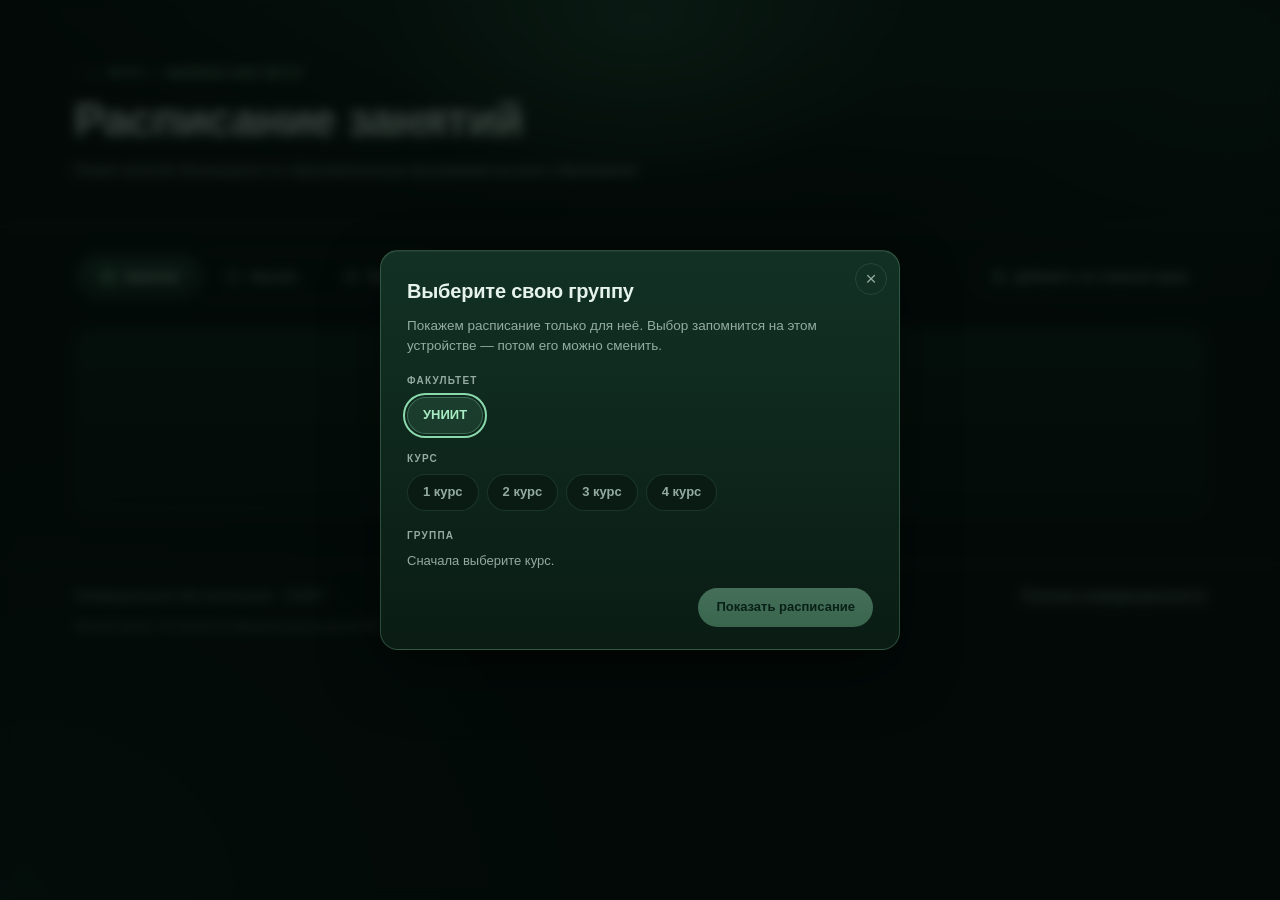
<file: index.html>
<!DOCTYPE html>
<html lang="ru">
<head>
  <meta charset="utf-8">
  <meta name="viewport" content="width=device-width, initial-scale=1">
  <meta name="description" content="Неофициальный сайт с расписанием занятий и звонков для групп 1–4 курсов УНИИТ.">
  <meta name="theme-color" content="#07110d">
  <title>Расписание занятий — ПГТУ</title>
  <link rel="stylesheet" href="css/styles.css">
  <link rel="manifest" href="manifest.json">
  <link rel="icon" type="image/png" sizes="32x32" href="icons/favicon-32.png">
  <link rel="apple-touch-icon" href="icons/apple-touch-icon-180.png">
  <meta name="apple-mobile-web-app-capable" content="yes">
  <meta name="apple-mobile-web-app-status-bar-style" content="black">
  <meta name="apple-mobile-web-app-title" content="Расписание">
</head>
<body>
  <header class="site-header">
    <div class="container site-header__inner">
      <p class="site-header__org" id="org">ПГТУ — филиал НИУ МГСУ</p>
      <h1 class="site-header__title" id="title">Расписание занятий</h1>
      <p class="site-header__subtitle" id="period"></p>
    </div>
  </header>

  <main class="container">
    <div class="toolbar">
      <nav class="tabs" aria-label="Разделы">
        <button class="tab is-active" type="button" data-view="schedule">
          <svg class="tab__icon" viewBox="0 0 24 24" aria-hidden="true" focusable="false">
            <rect x="3.4" y="4.9" width="17.2" height="15.3" rx="2.8" fill="none"
              stroke="currentColor" stroke-width="1.9" />
            <path d="M8 2.9v3.6M16 2.9v3.6" fill="none" stroke="currentColor"
              stroke-width="1.9" stroke-linecap="round" />
            <path d="M3.6 9.6h16.8" fill="none" stroke="currentColor"
              stroke-width="1.9" stroke-linecap="round" />
            <path d="M7.4 13.1h5.2M7.4 16.7h9.2" fill="none" stroke="currentColor"
              stroke-width="1.9" stroke-linecap="round" />
          </svg>
          <span>Занятия</span>
        </button>
        <button class="tab" type="button" data-view="bells">
          <svg class="tab__icon" viewBox="0 0 24 24" aria-hidden="true" focusable="false">
            <circle cx="12" cy="12" r="9" fill="none" stroke="currentColor" stroke-width="1.9" />
            <path d="M12 7.2V12l3.1 2.1" fill="none" stroke="currentColor"
              stroke-width="1.9" stroke-linecap="round" stroke-linejoin="round" />
          </svg>
          <span>Звонки</span>
        </button>
        <button class="tab" type="button" data-view="roulette">
          <svg class="tab__icon" viewBox="0 0 24 24" aria-hidden="true" focusable="false">
            <circle cx="12" cy="12" r="9" fill="none" stroke="currentColor" stroke-width="1.9" />
            <path d="M12 12V3.2M12 12l7.6 4.4M12 12l-7.6 4.4" fill="none" stroke="currentColor"
              stroke-width="1.9" stroke-linecap="round" />
            <circle cx="12" cy="12" r="1.5" fill="currentColor" />
          </svg>
          <span>Рулетка</span>
        </button>
      </nav>

      <button class="install-btn" type="button" id="install-btn" hidden>
        <svg class="install-btn__icon" viewBox="0 0 24 24" aria-hidden="true" focusable="false">
          <rect x="3.6" y="3.6" width="16.8" height="16.8" rx="5.2" fill="none"
            stroke="currentColor" stroke-width="1.9" />
          <path d="M12 8.4v7.2M8.4 12h7.2" fill="none" stroke="currentColor"
            stroke-width="1.9" stroke-linecap="round" />
        </svg>
        <span>Добавить на главный экран</span>
      </button>
    </div>

    <!-- Расписание занятий -->
    <section class="view is-active" id="view-schedule" aria-labelledby="schedule-heading">
      <h2 class="visually-hidden" id="schedule-heading">Расписание занятий</h2>

      <div class="schedule-empty" id="schedule-empty" hidden>
        <p class="schedule-empty__text">Выберите факультет, курс и группу — покажем только ваше расписание.</p>
        <button class="btn btn--primary" type="button" id="empty-choose">Выбрать группу</button>
      </div>

      <div class="controls" id="schedule-controls">
        <div class="control">
          <span class="control__label">Группа</span>
          <span class="group-chip" id="group-chip"></span>
          <button class="group-change" type="button" id="change-group">Сменить</button>
        </div>

        <div class="control">
          <span class="control__label">Неделя</span>
          <div class="segmented" id="week-switch" role="group" aria-label="Выбор недели">
            <button class="segmented__btn" type="button" data-week="even">Чётная</button>
            <button class="segmented__btn" type="button" data-week="odd">Нечётная</button>
          </div>
          <button class="auto-toggle" type="button" id="auto-week" aria-pressed="true"
            title="Определять неделю по текущей дате">Авто</button>
        </div>
      </div>

      <div class="table-wrap" id="schedule-wrap">
        <table class="schedule" id="schedule-table"></table>
      </div>

      <section class="ad-slot" id="ad-slot" aria-label="Рекламный блок" hidden>
        <span class="ad-slot__label">Реклама</span>
        <div class="ad-slot__body" id="ad-slot-body"></div>
      </section>
    </section>

    <!-- Звонки -->
    <section class="view" id="view-bells" aria-labelledby="bells-heading" hidden>
      <h2 class="section-title" id="bells-heading">Расписание звонков</h2>

      <div class="bells-layout">
        <div class="table-wrap table-wrap--narrow">
          <table class="bells" id="bells-table">
            <thead>
              <tr>
                <th scope="col">Пара / перерыв</th>
                <th scope="col">Начало</th>
                <th scope="col">Окончание</th>
              </tr>
            </thead>
            <tbody></tbody>
          </table>
        </div>

        <aside class="clock-card" aria-label="Текущее время по GMT+3">
          <p class="clock-card__label">Текущее время</p>

          <svg class="clock" viewBox="0 0 240 240" aria-hidden="true">
            <defs>
              <radialGradient id="clock-face" cx="50%" cy="40%" r="68%">
                <stop offset="0%" stop-color="#163c2c" />
                <stop offset="100%" stop-color="#081811" />
              </radialGradient>
            </defs>

            <circle cx="120" cy="120" r="112" fill="url(#clock-face)"
              stroke="#8ad9ac" stroke-opacity="0.28" stroke-width="1.5" />
            <circle cx="120" cy="120" r="103" fill="none"
              stroke="#8ad9ac" stroke-opacity="0.07" stroke-width="1" />

            <g id="clock-ticks"></g>

            <g fill="#a9c4b5" font-size="13" font-weight="600" text-anchor="middle">
              <text x="120" y="53" dominant-baseline="middle">12</text>
              <text x="187" y="120" dominant-baseline="middle">3</text>
              <text x="120" y="187" dominant-baseline="middle">6</text>
              <text x="53" y="120" dominant-baseline="middle">9</text>
            </g>

            <g stroke-linecap="round">
              <line id="clock-hour" x1="120" y1="130" x2="120" y2="73"
                stroke="#e2f5ea" stroke-width="6" />
              <line id="clock-minute" x1="120" y1="134" x2="120" y2="51"
                stroke="#b9e6cc" stroke-width="4" />
              <line id="clock-second" x1="120" y1="139" x2="120" y2="40"
                stroke="#8ad9ac" stroke-width="1.6" />
            </g>

            <circle cx="120" cy="120" r="5.5" fill="#8ad9ac" />
            <circle cx="120" cy="120" r="1.8" fill="#081811" />
          </svg>

          <div class="clock__digital">
            <span class="clock__time" id="clock-time">--:--:--</span>
            <span class="clock__zone">GMT+3</span>
          </div>
        </aside>
      </div>
    </section>

    <!-- Рулетка -->
    <section class="view" id="view-roulette" aria-labelledby="roulette-heading" hidden>
      <h2 class="section-title" id="roulette-heading">Рулетка</h2>

      <div class="roulette">
        <div class="roulette__stage">
          <svg class="roulette__wheel" viewBox="0 0 320 320" role="img"
            aria-label="Колесо фортуны: остаться дома — 5%, не идти на пару — 45%, идти на пару — 50%">
            <defs>
              <radialGradient id="wheel-hub-fill" cx="50%" cy="38%" r="72%">
                <stop offset="0%" stop-color="#1b4534" />
                <stop offset="100%" stop-color="#081811" />
              </radialGradient>
              <linearGradient id="wheel-needle-fill" x1="0" y1="0" x2="0" y2="1">
                <stop offset="0%" stop-color="#f2fff8" />
                <stop offset="100%" stop-color="#9fdcb9" />
              </linearGradient>
            </defs>

            <circle class="roulette__glow" cx="160" cy="160" r="153" />
            <g id="wheel-segments"></g>
            <circle class="roulette__rim" cx="160" cy="160" r="150" />
            <circle class="roulette__hub" cx="160" cy="160" r="34" />
            <g class="roulette__needle" id="wheel-needle">
              <path d="M160 17l12 33-6 5v101h-12V55l-6-5z" />
            </g>
            <circle class="roulette__needle-cap" cx="160" cy="160" r="10" />
          </svg>
        </div>

        <div class="roulette__panel">
          <p class="roulette__lead">
            Сомневаетесь, идти ли на пару? Просто доверьтесь колесу.
          </p>

          <button class="btn btn--primary roulette__spin" type="button" id="spin-wheel">
            Крутить
          </button>

          <p class="roulette__result" id="wheel-result" role="status" aria-live="polite">
            Нажмите «Крутить» — колесо решит за вас.
          </p>

          <ul class="roulette__legend">
            <li>
              <span class="roulette__dot" data-tone="home"></span>
              Остаться дома
              <strong>5%</strong>
            </li>
            <li>
              <span class="roulette__dot" data-tone="skip"></span>
              Не идти на пару
              <strong>45%</strong>
            </li>
            <li>
              <span class="roulette__dot" data-tone="go"></span>
              Идти на пару
              <strong>50%</strong>
            </li>
          </ul>
        </div>
      </div>
    </section>
  </main>

  <footer class="site-footer">
    <div class="container site-footer__inner">
      <span>Неофициальный сайт расписания · УНИИТ</span>
      <a href="privacy.html">Политика конфиденциальности</a>
      <p class="site-footer__note">
        Личный проект. Не является официальным ресурсом ПГТУ — филиала НИУ МГСУ.
      </p>
    </div>
  </footer>

  <!-- Подсказка «Добавить на главный экран» -->
  <div class="modal" id="install-modal" hidden>
    <div class="modal__backdrop" data-install-close></div>

    <div class="modal__card" role="dialog" aria-modal="true"
      aria-labelledby="install-title" aria-describedby="install-lead">
      <button class="modal__close" type="button" id="install-close" aria-label="Закрыть"
        data-install-close>×</button>

      <h2 class="modal__title" id="install-title">Добавить на главный экран</h2>
      <p class="modal__lead" id="install-lead">
        Сайт появится на главном экране телефона с иконкой и будет открываться сразу,
        без адресной строки — как обычное приложение.
      </p>

      <ol class="install-steps" id="install-steps"></ol>

      <div class="modal__actions">
        <button class="btn btn--primary" type="button" id="install-native" hidden>Установить</button>
        <button class="btn btn--ghost" type="button" data-install-close>Понятно</button>
      </div>
    </div>
  </div>

  <!-- Выбор факультета, курса и группы -->
  <div class="modal" id="setup-modal" hidden>
    <div class="modal__backdrop" data-setup-close></div>

    <div class="modal__card modal__card--wide" role="dialog" aria-modal="true"
      aria-labelledby="setup-title" aria-describedby="setup-lead">
      <button class="modal__close" type="button" aria-label="Закрыть" data-setup-close>×</button>

      <h2 class="modal__title" id="setup-title">Выберите свою группу</h2>
      <p class="modal__lead" id="setup-lead">
        Покажем расписание только для неё. Выбор запомнится на этом устройстве — потом его можно сменить.
      </p>

      <div class="setup__field">
        <span class="setup__label">Факультет</span>
        <div class="setup__options" id="setup-faculties" role="group" aria-label="Факультет"></div>
      </div>

      <div class="setup__field">
        <span class="setup__label">Курс</span>
        <div class="setup__options" id="setup-courses" role="group" aria-label="Курс"></div>
      </div>

      <div class="setup__field">
        <span class="setup__label">Группа</span>
        <div class="setup__options" id="setup-groups" role="group" aria-label="Группа"></div>
      </div>

      <div class="modal__actions">
        <button class="btn btn--primary" type="button" id="setup-apply" disabled>Показать расписание</button>
      </div>
    </div>
  </div>

  <script src="js/data.js"></script>
  <script src="js/app.js"></script>
  <script src="js/ads.js"></script>
</body>
</html>
</file>
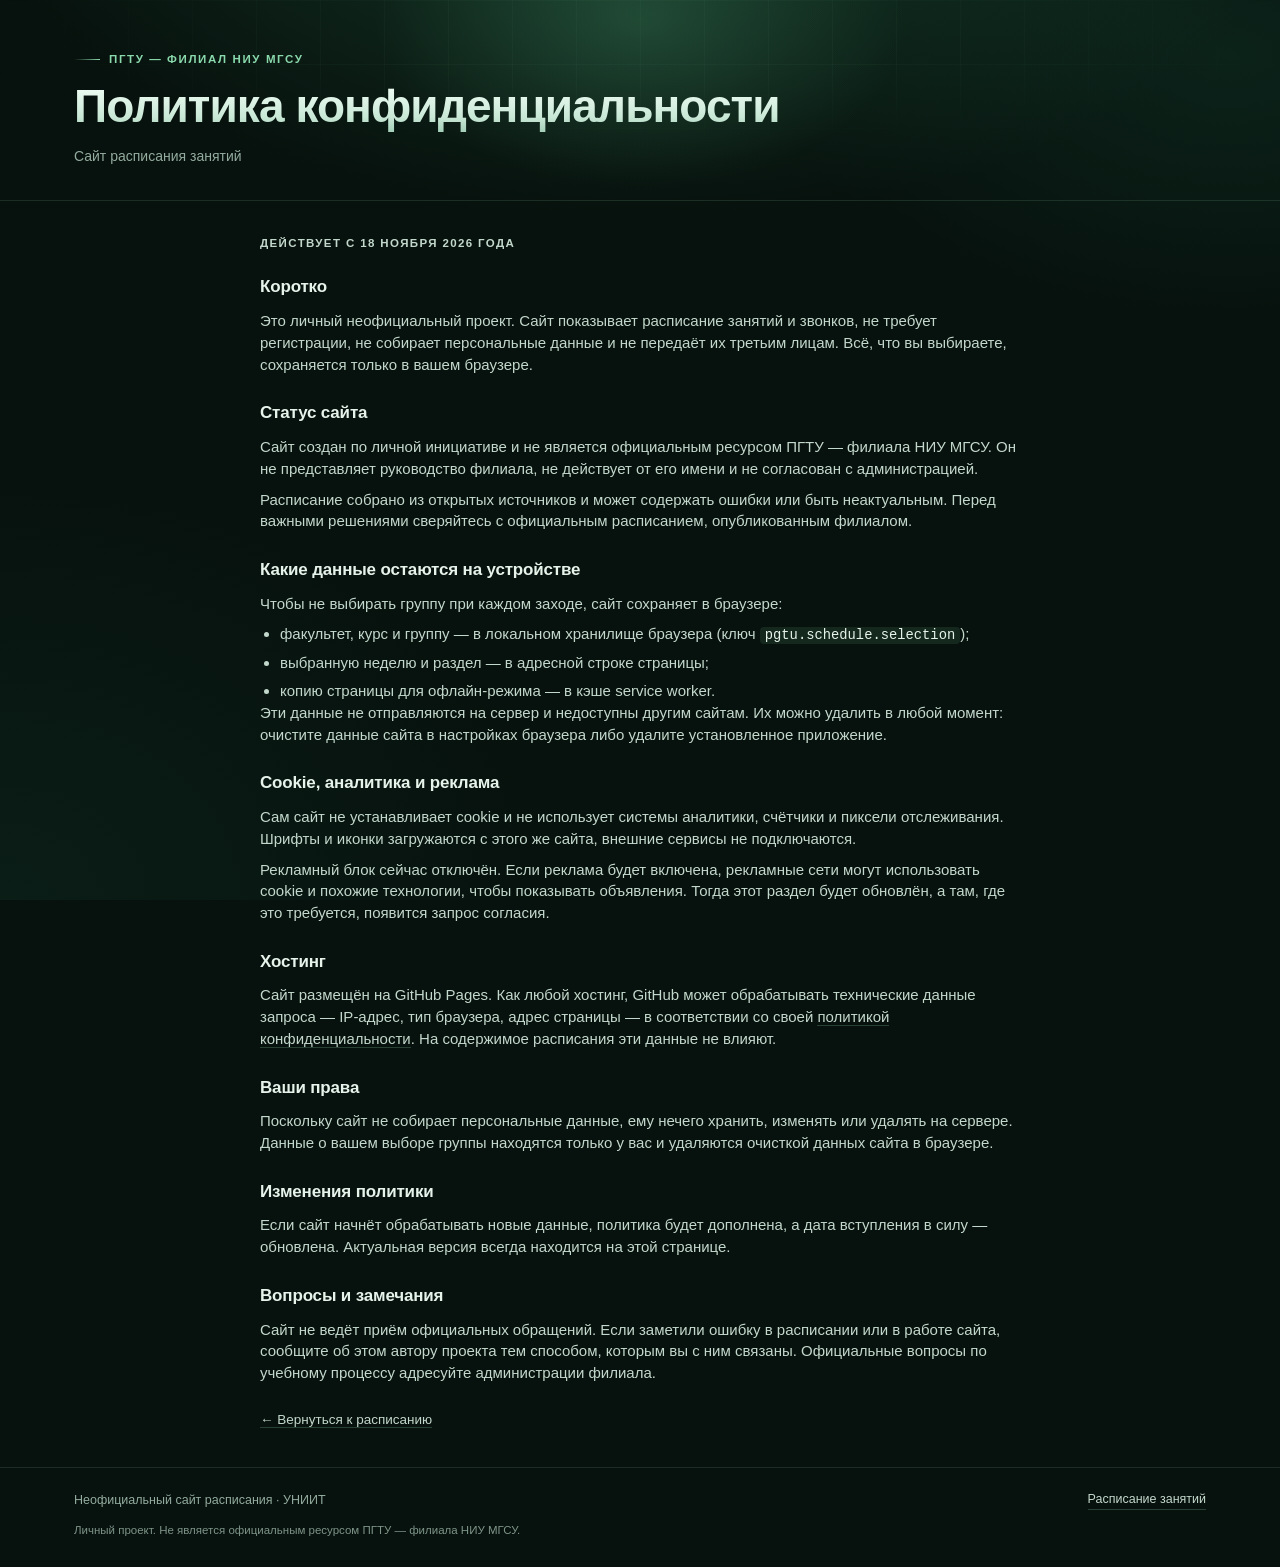
<file: privacy.html>
<!DOCTYPE html>
<html lang="ru">
<head>
  <meta charset="utf-8">
  <meta name="viewport" content="width=device-width, initial-scale=1">
  <meta name="description" content="Политика конфиденциальности неофициального сайта с расписанием занятий УНИИТ.">
  <meta name="theme-color" content="#07110d">
  <title>Политика конфиденциальности — ПГТУ</title>
  <link rel="stylesheet" href="css/styles.css">
  <link rel="manifest" href="manifest.json">
  <link rel="icon" type="image/png" sizes="32x32" href="icons/favicon-32.png">
  <link rel="apple-touch-icon" href="icons/apple-touch-icon-180.png">
  <meta name="apple-mobile-web-app-capable" content="yes">
  <meta name="apple-mobile-web-app-status-bar-style" content="black">
  <meta name="apple-mobile-web-app-title" content="Расписание">
</head>
<body>
  <header class="site-header site-header--compact">
    <div class="container site-header__inner">
      <p class="site-header__org">ПГТУ — филиал НИУ МГСУ</p>
      <h1 class="site-header__title">Политика конфиденциальности</h1>
      <p class="site-header__subtitle">Сайт расписания занятий</p>
    </div>
  </header>

  <main class="container">
    <article class="legal">
      <p class="legal__updated">Действует с 18 ноября 2026 года</p>

      <section>
        <h2>Коротко</h2>
        <p>
          Это личный неофициальный проект. Сайт показывает расписание занятий и звонков,
          не требует регистрации, не собирает персональные данные и не передаёт их третьим лицам.
          Всё, что вы выбираете, сохраняется только в вашем браузере.
        </p>
      </section>

      <section>
        <h2>Статус сайта</h2>
        <p>
          Сайт создан по личной инициативе и не является официальным ресурсом
          ПГТУ — филиала НИУ МГСУ. Он не представляет руководство филиала,
          не действует от его имени и не согласован с администрацией.
        </p>
        <p>
          Расписание собрано из открытых источников и может содержать ошибки или
          быть неактуальным. Перед важными решениями сверяйтесь с официальным
          расписанием, опубликованным филиалом.
        </p>
      </section>

      <section>
        <h2>Какие данные остаются на устройстве</h2>
        <p>Чтобы не выбирать группу при каждом заходе, сайт сохраняет в браузере:</p>
        <ul>
          <li>факультет, курс и группу — в локальном хранилище браузера
            (ключ <code>pgtu.schedule.selection</code>);</li>
          <li>выбранную неделю и раздел — в адресной строке страницы;</li>
          <li>копию страницы для офлайн-режима — в кэше service worker.</li>
        </ul>
        <p>
          Эти данные не отправляются на сервер и недоступны другим сайтам.
          Их можно удалить в любой момент: очистите данные сайта в настройках браузера
          либо удалите установленное приложение.
        </p>
      </section>

      <section>
        <h2>Cookie, аналитика и реклама</h2>
        <p>
          Сам сайт не устанавливает cookie и не использует системы аналитики,
          счётчики и пиксели отслеживания. Шрифты и иконки загружаются с этого же сайта,
          внешние сервисы не подключаются.
        </p>
        <p>
          Рекламный блок сейчас отключён. Если реклама будет включена, рекламные сети
          могут использовать cookie и похожие технологии, чтобы показывать объявления.
          Тогда этот раздел будет обновлён, а там, где это требуется, появится запрос согласия.
        </p>
      </section>

      <section>
        <h2>Хостинг</h2>
        <p>
          Сайт размещён на GitHub Pages. Как любой хостинг, GitHub может обрабатывать
          технические данные запроса — IP-адрес, тип браузера, адрес страницы — в соответствии
          со своей
          <a href="https://docs.github.com/en/site-policy/privacy-policies/github-general-privacy-statement"
            target="_blank" rel="noopener noreferrer">политикой конфиденциальности</a>.
          На содержимое расписания эти данные не влияют.
        </p>
      </section>

      <section>
        <h2>Ваши права</h2>
        <p>
          Поскольку сайт не собирает персональные данные, ему нечего хранить, изменять
          или удалять на сервере. Данные о вашем выборе группы находятся только у вас
          и удаляются очисткой данных сайта в браузере.
        </p>
      </section>

      <section>
        <h2>Изменения политики</h2>
        <p>
          Если сайт начнёт обрабатывать новые данные, политика будет дополнена,
          а дата вступления в силу — обновлена. Актуальная версия всегда находится на этой странице.
        </p>
      </section>

      <section>
        <h2>Вопросы и замечания</h2>
        <p>
          Сайт не ведёт приём официальных обращений. Если заметили ошибку в расписании
          или в работе сайта, сообщите об этом автору проекта тем способом,
          которым вы с ним связаны. Официальные вопросы по учебному процессу
          адресуйте администрации филиала.
        </p>
      </section>

      <p class="legal__back"><a href="./">← Вернуться к расписанию</a></p>
    </article>
  </main>

  <footer class="site-footer">
    <div class="container site-footer__inner">
      <span>Неофициальный сайт расписания · УНИИТ</span>
      <a href="./">Расписание занятий</a>
      <p class="site-footer__note">
        Личный проект. Не является официальным ресурсом ПГТУ — филиала НИУ МГСУ.
      </p>
    </div>
  </footer>
</body>
</html>
</file>
<file: css/styles.css>
/* ────────────────────────────────────────────────────────────────
   ПГТУ · расписание — тёмно-зелёная тема
   Все цвета и радиусы собраны в :root: через них проще менять стиль.
   ──────────────────────────────────────────────────────────────── */

:root {
  --bg: #07110d;
  --bg-deep: #050c09;
  --surface: #0c1e16;
  --surface-2: #0f261c;
  --surface-3: #123024;
  --panel: rgba(12, 32, 24, 0.72);

  --text: #e6f3eb;
  --text-soft: #c3d8cc;
  --muted: #93ac9f;
  --border: rgba(131, 189, 158, 0.16);
  --border-strong: rgba(131, 189, 158, 0.28);

  --accent: #8ad9ac;
  --accent-strong: #a9ecc4;
  --accent-soft: rgba(112, 204, 154, 0.12);
  --accent-glow: rgba(80, 180, 125, 0.35);

  --lecture: #8ab6ff;
  --practice: #86dfa8;
  --lab: #e6b477;
  --coursework: #c3a6ff;
  --pe: #6fd6cf;

  --radius: 18px;
  --radius-md: 12px;
  --radius-sm: 9px;
  --shadow: 0 24px 60px rgba(0, 0, 0, 0.35);
  --shadow-soft: 0 10px 30px rgba(0, 0, 0, 0.22);
  --container: 1180px;

  --font: "Segoe UI", -apple-system, BlinkMacSystemFont, Roboto, "Helvetica Neue", Arial, sans-serif;

  color-scheme: dark;
}

*,
*::before,
*::after {
  box-sizing: border-box;
}

[hidden] {
  display: none !important;
}

html {
  -webkit-text-size-adjust: 100%;
}

body {
  margin: 0;
  padding: 0;
  min-height: 100vh;
  font-family: var(--font);
  font-size: 15px;
  line-height: 1.45;
  color: var(--text);
  background-color: var(--bg);
  background-image:
    radial-gradient(1100px 620px at 50% -18%, rgba(44, 122, 84, 0.38), transparent 62%),
    radial-gradient(760px 460px at 96% 6%, rgba(26, 92, 66, 0.24), transparent 60%),
    radial-gradient(900px 700px at 0% 100%, rgba(18, 62, 46, 0.28), transparent 65%);
  background-attachment: fixed;
}

::selection {
  background: rgba(112, 204, 154, 0.32);
  color: #f3fff7;
}

h1,
h2,
p {
  margin: 0;
}

.container {
  width: 100%;
  max-width: var(--container);
  margin: 0 auto;
  padding: 0 24px;
}

.visually-hidden {
  position: absolute;
  width: 1px;
  height: 1px;
  margin: -1px;
  padding: 0;
  overflow: hidden;
  clip: rect(0 0 0 0);
  white-space: nowrap;
  border: 0;
}

/* ── Шапка ─────────────────────────────────────────────────────── */

.site-header {
  position: relative;
  overflow: hidden;
  padding: 58px 0 46px;
  border-bottom: 1px solid var(--border);
}

.site-header::before {
  content: "";
  position: absolute;
  top: -220px;
  left: 50%;
  width: 760px;
  height: 480px;
  transform: translateX(-50%);
  background: radial-gradient(closest-side, rgba(96, 200, 143, 0.22), transparent 70%);
  pointer-events: none;
}

.site-header::after {
  content: "";
  position: absolute;
  inset: 0;
  background-image:
    linear-gradient(rgba(133, 190, 160, 0.045) 1px, transparent 1px),
    linear-gradient(90deg, rgba(133, 190, 160, 0.045) 1px, transparent 1px);
  background-size: 64px 64px;
  mask-image: radial-gradient(70% 70% at 50% 20%, #000 30%, transparent 78%);
  pointer-events: none;
}

.site-header__inner {
  position: relative;
  z-index: 1;
}

.site-header__org {
  display: inline-flex;
  align-items: center;
  gap: 9px;
  font-size: 11.5px;
  font-weight: 600;
  letter-spacing: 0.14em;
  text-transform: uppercase;
  color: var(--accent);
}

.site-header__org::before {
  content: "";
  width: 26px;
  height: 1px;
  background: linear-gradient(90deg, transparent, var(--accent));
}

.site-header__title {
  margin-top: 14px;
  font-size: clamp(30px, 4.4vw, 46px);
  font-weight: 650;
  line-height: 1.08;
  letter-spacing: -0.02em;
  background: linear-gradient(180deg, #f4fff8 0%, #c9e8d6 70%, #a4cfb8 100%);
  -webkit-background-clip: text;
  background-clip: text;
  -webkit-text-fill-color: transparent;
  color: #eafff2;
}

.site-header__subtitle {
  margin-top: 14px;
  max-width: 620px;
  font-size: 14px;
  color: var(--muted);
}

/* ── Вкладки ───────────────────────────────────────────────────── */

.toolbar {
  display: flex;
  flex-wrap: wrap;
  align-items: center;
  justify-content: space-between;
  gap: 14px;
  margin-top: 26px;
}

.tabs {
  display: inline-flex;
  gap: 6px;
  padding: 5px;
  border: 1px solid var(--border);
  border-radius: 999px;
  background: rgba(8, 22, 16, 0.7);
  backdrop-filter: blur(8px);
}

.tab {
  display: inline-flex;
  align-items: center;
  gap: 8px;
  padding: 8px 20px;
  border: 0;
  border-radius: 999px;
  background: transparent;
  font: inherit;
  font-size: 13.5px;
  font-weight: 600;
  color: var(--muted);
  cursor: pointer;
  transition: background 0.18s, color 0.18s;
}

.tab__icon {
  width: 16px;
  height: 16px;
  flex: none;
  color: var(--accent);
  opacity: 0.65;
  transition: opacity 0.18s, filter 0.18s;
}

.tab.is-active .tab__icon {
  opacity: 1;
  filter: drop-shadow(0 0 6px rgba(138, 217, 172, 0.35));
}

.tab:hover {
  color: var(--text);
}

.tab.is-active {
  background: linear-gradient(180deg, rgba(112, 204, 154, 0.24), rgba(112, 204, 154, 0.11));
  color: #d9ffe8;
  box-shadow: inset 0 0 0 1px rgba(138, 217, 172, 0.28), 0 0 24px rgba(80, 180, 125, 0.16);
}

/* ── Кнопка «Добавить на главный экран» ────────────────────────── */

.install-btn {
  display: inline-flex;
  align-items: center;
  gap: 8px;
  padding: 9px 16px;
  border: 1px solid var(--border);
  border-radius: 999px;
  background: rgba(8, 22, 16, 0.7);
  font: inherit;
  font-size: 12.5px;
  font-weight: 600;
  color: var(--muted);
  cursor: pointer;
  transition: color 0.16s, border-color 0.16s, background 0.16s;
}

.install-btn:hover {
  color: var(--text);
  border-color: var(--border-strong);
  background: rgba(12, 32, 24, 0.85);
}

.install-btn:focus-visible,
.modal__close:focus-visible,
.btn:focus-visible {
  outline: 2px solid var(--accent);
  outline-offset: 2px;
}

.install-btn__icon {
  width: 16px;
  height: 16px;
  flex: none;
  color: var(--accent);
  opacity: 0.8;
}

.install-btn.is-ready {
  border-color: rgba(138, 217, 172, 0.32);
  color: var(--accent-strong);
}

/* ── Модальное окно с инструкцией ──────────────────────────────── */

.modal {
  position: fixed;
  inset: 0;
  z-index: 50;
  display: flex;
  align-items: center;
  justify-content: center;
  padding: 20px;
}

.modal[hidden] {
  display: none;
}

.modal__backdrop {
  position: absolute;
  inset: 0;
  background: rgba(2, 8, 6, 0.72);
  -webkit-backdrop-filter: blur(6px);
  backdrop-filter: blur(6px);
}

.modal__card {
  position: relative;
  width: 100%;
  max-width: 440px;
  padding: 26px 26px 22px;
  border: 1px solid var(--border-strong);
  border-radius: var(--radius);
  background: linear-gradient(180deg, #123124, #0a1c14);
  box-shadow: var(--shadow), inset 0 1px 0 rgba(255, 255, 255, 0.05);
}

.modal__close {
  position: absolute;
  top: 12px;
  right: 12px;
  width: 32px;
  height: 32px;
  padding: 0;
  border: 1px solid var(--border);
  border-radius: 50%;
  background: transparent;
  font: inherit;
  font-size: 19px;
  line-height: 1;
  color: var(--muted);
  cursor: pointer;
  transition: color 0.16s, border-color 0.16s;
}

.modal__close:hover {
  color: var(--text);
  border-color: var(--border-strong);
}

.modal__title {
  margin: 0 40px 10px 0;
  font-size: 20px;
  font-weight: 650;
  letter-spacing: -0.01em;
}

.modal__lead {
  margin: 0 0 18px;
  font-size: 13.5px;
  line-height: 1.5;
  color: var(--muted);
}

.install-steps {
  display: grid;
  gap: 11px;
  margin: 0 0 20px;
  padding: 0;
  list-style: none;
  counter-reset: install-step;
}

.install-steps li {
  position: relative;
  padding-left: 34px;
  font-size: 13.5px;
  line-height: 1.45;
  color: var(--text-soft);
  counter-increment: install-step;
}

.install-steps li::before {
  content: counter(install-step);
  position: absolute;
  top: 0;
  left: 0;
  display: grid;
  place-items: center;
  width: 22px;
  height: 22px;
  border: 1px solid rgba(138, 217, 172, 0.3);
  border-radius: 50%;
  background: var(--accent-soft);
  font-size: 11px;
  font-weight: 700;
  color: var(--accent-strong);
}

.install-steps b {
  color: var(--text);
  font-weight: 600;
}

.modal__actions {
  display: flex;
  flex-wrap: wrap;
  justify-content: flex-end;
  gap: 10px;
}

.btn {
  padding: 10px 18px;
  border-radius: 999px;
  font: inherit;
  font-size: 13px;
  font-weight: 600;
  cursor: pointer;
  transition: background 0.16s, border-color 0.16s, color 0.16s;
}

.btn--primary {
  border: 0;
  background: linear-gradient(180deg, #9fe6bd, #7fd2a3);
  color: #06231a;
}

.btn--primary:hover {
  background: linear-gradient(180deg, #b4efcd, #8ad9ac);
}

.btn--primary:disabled {
  opacity: 0.4;
  cursor: not-allowed;
}

.btn--ghost {
  border: 1px solid var(--border);
  background: transparent;
  color: var(--text-soft);
}

.btn--ghost:hover {
  border-color: var(--border-strong);
  color: var(--text);
}

body.has-modal {
  overflow: hidden;
}

/* ── Панель управления ─────────────────────────────────────────── */

.view {
  padding: 28px 0 12px;
}

.controls {
  display: flex;
  flex-wrap: wrap;
  gap: 22px 40px;
  margin-bottom: 20px;
}

.control {
  display: flex;
  align-items: center;
  gap: 10px;
}

.control__label {
  font-size: 11px;
  font-weight: 700;
  letter-spacing: 0.12em;
  text-transform: uppercase;
  color: var(--muted);
}

.segmented {
  display: inline-flex;
  padding: 4px;
  border: 1px solid var(--border);
  border-radius: 999px;
  background: rgba(8, 22, 16, 0.7);
}

.segmented__btn {
  padding: 7px 15px;
  border: 0;
  border-radius: 999px;
  background: transparent;
  font: inherit;
  font-size: 13px;
  font-weight: 600;
  color: var(--muted);
  cursor: pointer;
  transition: background 0.16s, color 0.16s, box-shadow 0.16s;
}

.segmented__btn:hover {
  color: var(--text);
}

.segmented__btn.is-active {
  background: var(--surface-3);
  color: var(--accent-strong);
  box-shadow: inset 0 0 0 1px rgba(138, 217, 172, 0.16);
}

.auto-toggle {
  display: inline-flex;
  align-items: center;
  gap: 8px;
  padding: 8px 15px;
  border: 1px solid var(--border);
  border-radius: 999px;
  background: transparent;
  font: inherit;
  font-size: 12.5px;
  font-weight: 600;
  color: var(--muted);
  cursor: pointer;
  transition: background 0.16s, color 0.16s, border-color 0.16s;
}

.auto-toggle::before {
  content: "";
  width: 7px;
  height: 7px;
  border-radius: 50%;
  background: rgba(147, 172, 159, 0.45);
  transition: background 0.16s, box-shadow 0.16s;
}

.auto-toggle:hover {
  color: var(--text);
  border-color: var(--border-strong);
}

.auto-toggle.is-active {
  background: rgba(8, 22, 16, 0.55);
  border-color: rgba(138, 217, 172, 0.3);
  color: var(--accent-strong);
}

.auto-toggle.is-active::before {
  background: var(--accent);
  box-shadow: 0 0 9px var(--accent-glow);
}

/* ── Выбранная группа и пустое состояние ───────────────────────── */

.group-chip {
  display: inline-flex;
  align-items: baseline;
  gap: 8px;
  padding: 8px 14px;
  border: 1px solid var(--border);
  border-radius: 999px;
  background: rgba(8, 22, 16, 0.7);
}

.group-chip__name {
  font-size: 13px;
  font-weight: 650;
  color: var(--accent-strong);
}

.group-chip__meta {
  font-size: 11.5px;
  color: var(--muted);
}

.group-change {
  padding: 7px 13px;
  border: 1px solid var(--border);
  border-radius: 999px;
  background: transparent;
  font: inherit;
  font-size: 12px;
  font-weight: 600;
  color: var(--muted);
  cursor: pointer;
  transition: color 0.16s, border-color 0.16s;
}

.group-change:hover {
  color: var(--text);
  border-color: var(--border-strong);
}

.group-change:focus-visible {
  outline: 2px solid var(--accent);
  outline-offset: 2px;
}

.schedule-empty {
  display: flex;
  flex-direction: column;
  align-items: center;
  gap: 16px;
  padding: 44px 24px;
  border: 1px solid var(--border);
  border-radius: var(--radius);
  background: linear-gradient(180deg, rgba(14, 38, 28, 0.8), rgba(9, 25, 18, 0.9));
  text-align: center;
}

.schedule-empty__text {
  max-width: 420px;
  font-size: 14px;
  color: var(--muted);
}

/* ── Выбор факультета, курса и группы ──────────────────────────── */

.modal__card--wide {
  max-width: 520px;
}

.setup__field {
  margin-bottom: 18px;
}

.setup__label {
  display: block;
  margin-bottom: 8px;
  font-size: 10px;
  font-weight: 700;
  letter-spacing: 0.12em;
  text-transform: uppercase;
  color: var(--muted);
}

.setup__options {
  display: flex;
  flex-wrap: wrap;
  gap: 8px;
}

.setup__option {
  padding: 8px 15px;
  border: 1px solid var(--border);
  border-radius: 999px;
  background: rgba(8, 22, 16, 0.6);
  font: inherit;
  font-size: 13px;
  font-weight: 600;
  color: var(--muted);
  cursor: pointer;
  transition: color 0.16s, border-color 0.16s, background 0.16s;
}

.setup__option:hover {
  color: var(--text);
  border-color: var(--border-strong);
}

.setup__option:focus-visible {
  outline: 2px solid var(--accent);
  outline-offset: 2px;
}

.setup__option.is-active {
  background: var(--accent-soft);
  border-color: rgba(138, 217, 172, 0.32);
  color: var(--accent-strong);
}

.setup__hint {
  margin: 0;
  font-size: 13px;
  color: var(--muted);
}

/* ── Таблица расписания ────────────────────────────────────────── */

.table-wrap {
  overflow-x: auto;
  background: linear-gradient(180deg, rgba(14, 38, 28, 0.92), rgba(9, 25, 18, 0.94));
  border: 1px solid var(--border);
  border-radius: var(--radius);
  box-shadow: var(--shadow), inset 0 1px 0 rgba(255, 255, 255, 0.035);
}

.table-wrap--narrow {
  max-width: 520px;
}

.schedule {
  width: 100%;
  min-width: 900px;
  border-collapse: collapse;
  table-layout: fixed;
}

.schedule thead th {
  position: sticky;
  top: 0;
  z-index: 2;
  padding: 14px 12px;
  background: rgba(10, 28, 20, 0.92);
  border-bottom: 1px solid var(--border);
  font-size: 13px;
  font-weight: 650;
  text-align: left;
  white-space: nowrap;
  color: var(--text-soft);
}

.schedule thead th.schedule__pair-col {
  width: 76px;
}

.schedule .schedule__day-short {
  display: none;
}

.schedule__pair-col {
  position: sticky;
  left: 0;
  z-index: 1;
  width: 76px;
  padding: 12px 10px;
  background: #0a1c14;
  border-right: 1px solid var(--border);
  border-bottom: 1px solid var(--border);
  text-align: center;
  vertical-align: middle;
  font-weight: 500;
}

.schedule thead .schedule__pair-col {
  z-index: 3;
  background: #0a1c14;
  font-size: 10.5px;
  letter-spacing: 0.12em;
  text-transform: uppercase;
  color: var(--muted);
}

.schedule__cell {
  padding: 9px;
  border-bottom: 1px solid var(--border);
  border-right: 1px solid var(--border);
  vertical-align: top;
  transition: background 0.15s;
}

.schedule__cell:hover {
  background: rgba(255, 255, 255, 0.018);
}

.schedule__cell:last-child {
  border-right: 0;
}

.schedule tbody tr:last-child .schedule__cell {
  border-bottom: 0;
}

.schedule__cell.is-today {
  background: rgba(112, 204, 154, 0.05);
}

.schedule thead th.is-today {
  background: rgba(112, 204, 154, 0.1);
  color: var(--accent-strong);
  box-shadow: inset 0 -2px 0 rgba(138, 217, 172, 0.5);
}

.schedule__cell.is-empty {
  text-align: center;
}

.empty-mark {
  color: rgba(180, 212, 195, 0.22);
}

.pair-label {
  display: block;
  font-weight: 650;
  color: var(--accent);
}

.pair-sub {
  display: block;
  margin-top: 2px;
  font-size: 10.5px;
  letter-spacing: 0.06em;
  text-transform: uppercase;
  color: var(--muted);
}

/* ── Карточка занятия ──────────────────────────────────────────── */

.lesson {
  position: relative;
  padding: 8px 9px 8px 12px;
  border-radius: var(--radius-sm);
  background: rgba(255, 255, 255, 0.028);
  box-shadow: inset 0 0 0 1px rgba(255, 255, 255, 0.025);
  transition: background 0.16s, box-shadow 0.16s;
  overflow-wrap: anywhere;
  -webkit-hyphens: auto;
  hyphens: auto;
}

.lesson:hover {
  background: rgba(255, 255, 255, 0.05);
  box-shadow: inset 0 0 0 1px rgba(138, 217, 172, 0.14);
}

.lesson + .lesson {
  margin-top: 8px;
}

.lesson::before {
  content: "";
  position: absolute;
  top: 9px;
  bottom: 9px;
  left: 0;
  width: 3px;
  border-radius: 3px;
  background: var(--border-strong);
}

.lesson--lecture::before {
  background: var(--lecture);
  box-shadow: 0 0 10px rgba(138, 182, 255, 0.4);
}

.lesson--practice::before {
  background: var(--practice);
  box-shadow: 0 0 10px rgba(134, 223, 168, 0.38);
}

.lesson--lab::before {
  background: var(--lab);
  box-shadow: 0 0 10px rgba(230, 180, 119, 0.36);
}

.lesson--coursework::before {
  background: var(--coursework);
  box-shadow: 0 0 10px rgba(195, 166, 255, 0.36);
}

.lesson--pe::before {
  background: var(--pe);
  box-shadow: 0 0 10px rgba(111, 214, 207, 0.36);
}

.lesson__head {
  margin-bottom: 3px;
}

.lesson__type {
  font-size: 9.5px;
  font-weight: 700;
  letter-spacing: 0.09em;
  text-transform: uppercase;
  color: var(--muted);
}

.lesson__subject {
  font-size: 13.5px;
  font-weight: 600;
  line-height: 1.3;
  color: var(--text);
}

.lesson__meta {
  margin-top: 3px;
  font-size: 11.5px;
  color: var(--muted);
  line-height: 1.4;
}

.lesson__room {
  font-variant-numeric: tabular-nums;
  color: var(--text-soft);
}

/* ── Звонки ────────────────────────────────────────────────────── */

/* ── Звонки и часы ─────────────────────────────────────────────── */

.bells-layout {
  display: grid;
  grid-template-columns: minmax(0, 1fr) 320px;
  gap: 28px;
  align-items: start;
}

.bells-layout .table-wrap--narrow {
  max-width: none;
}

.clock-card {
  display: flex;
  flex-direction: column;
  align-items: center;
  gap: 14px;
  padding: 22px 22px 24px;
  background: linear-gradient(180deg, rgba(16, 44, 32, 0.9), rgba(9, 25, 18, 0.94));
  border: 1px solid var(--border);
  border-radius: var(--radius);
  box-shadow: var(--shadow-soft), inset 0 1px 0 rgba(255, 255, 255, 0.04);
}

.clock-card__label {
  align-self: flex-start;
  font-size: 10px;
  font-weight: 700;
  letter-spacing: 0.14em;
  text-transform: uppercase;
  color: var(--muted);
}

.clock {
  display: block;
  width: 100%;
  max-width: 250px;
  height: auto;
  margin: 2px 0 4px;
  filter: drop-shadow(0 14px 34px rgba(0, 0, 0, 0.38));
}

.clock__digital {
  display: flex;
  flex-direction: column;
  align-items: center;
  gap: 3px;
}

.clock__time {
  font-size: 30px;
  font-weight: 600;
  letter-spacing: 0.05em;
  font-variant-numeric: tabular-nums;
  color: #eafff2;
}

.clock__zone {
  font-size: 10px;
  font-weight: 600;
  letter-spacing: 0.16em;
  text-transform: uppercase;
  color: var(--muted);
}

.section-title {
  margin-bottom: 16px;
  font-size: 19px;
  font-weight: 650;
  letter-spacing: -0.01em;
}

.bells {
  width: 100%;
  border-collapse: collapse;
}

.bells th,
.bells td {
  padding: 11px 18px;
  border-bottom: 1px solid var(--border);
  text-align: left;
}

.bells th {
  background: rgba(10, 28, 20, 0.9);
  font-size: 10.5px;
  font-weight: 700;
  letter-spacing: 0.1em;
  text-transform: uppercase;
  color: var(--muted);
}

.bells td {
  color: var(--text-soft);
}

.bells td:first-child {
  font-weight: 600;
  color: var(--text);
}

.bells td:nth-child(2),
.bells td:nth-child(3) {
  font-variant-numeric: tabular-nums;
  white-space: nowrap;
}

.bells tr.is-break td {
  color: var(--muted);
  font-weight: 400;
}

.bells tr.is-break td:first-child {
  font-weight: 400;
  color: var(--muted);
}

.bells tbody tr:last-child td {
  border-bottom: 0;
}

.bells .pair-label {
  display: inline;
}

/* ── Рулетка ───────────────────────────────────────────────────── */

.roulette {
  display: grid;
  grid-template-columns: minmax(0, 1fr) 320px;
  gap: 26px;
  align-items: center;
}

.roulette__stage {
  display: flex;
  align-items: center;
  justify-content: center;
  padding: 24px;
  border: 1px solid var(--border);
  border-radius: var(--radius);
  background:
    radial-gradient(closest-side at 50% 42%, rgba(52, 130, 92, 0.22), transparent 72%),
    linear-gradient(180deg, rgba(14, 38, 28, 0.92), rgba(9, 25, 18, 0.94));
  box-shadow: var(--shadow), inset 0 1px 0 rgba(255, 255, 255, 0.035);
}

.roulette__wheel {
  display: block;
  width: 100%;
  max-width: 420px;
  height: auto;
}

.roulette__glow {
  fill: none;
  stroke: rgba(138, 217, 172, 0.12);
  stroke-width: 1.5;
}

.roulette__needle {
  transform-origin: 160px 160px;
  fill: url(#wheel-needle-fill);
  stroke: rgba(6, 35, 26, 0.55);
  stroke-width: 1;
  filter: drop-shadow(0 4px 9px rgba(2, 12, 8, 0.55))
    drop-shadow(0 0 7px rgba(150, 235, 190, 0.28));
}

.roulette__needle.is-spinning {
  transition: transform 4.3s cubic-bezier(0.16, 0.72, 0.09, 1);
}

.roulette__needle-cap {
  fill: #0a1c14;
  stroke: rgba(138, 217, 172, 0.55);
  stroke-width: 1.5;
}

.roulette__segment {
  stroke-width: 1.5;
}

/* Редкий исход чуть заметнее остальных — лёгкое изумрудное свечение. */
.roulette__segment--home {
  stroke-width: 2;
  filter: drop-shadow(0 0 6px rgba(73, 225, 158, 0.42));
}

.roulette__label {
  font-size: 13px;
  font-weight: 650;
  letter-spacing: 0.01em;
}

/* Звезда в узком секторе «Остаться дома». */
.roulette__star {
  fill: #e2fff2;
  filter: drop-shadow(0 0 5px rgba(120, 255, 195, 0.5));
}

.roulette__label-sub {
  font-size: 10.5px;
  font-weight: 700;
  letter-spacing: 0.06em;
}

.roulette__rim {
  fill: none;
  stroke: var(--border-strong);
  stroke-width: 2;
}

.roulette__hub {
  fill: url(#wheel-hub-fill);
  stroke: rgba(138, 217, 172, 0.32);
  stroke-width: 1.5;
}

.roulette__panel {
  padding: 22px;
  border: 1px solid var(--border);
  border-radius: var(--radius);
  background: linear-gradient(180deg, rgba(16, 42, 31, 0.86), rgba(9, 24, 17, 0.94));
  box-shadow: var(--shadow-soft);
}

.roulette__lead {
  font-size: 13.5px;
  line-height: 1.5;
  color: var(--muted);
}

.roulette__spin {
  width: 100%;
  margin-top: 16px;
  padding: 13px 18px;
  font-size: 14.5px;
}

.roulette__result {
  display: flex;
  flex-direction: column;
  justify-content: center;
  gap: 4px;
  min-height: 64px;
  margin-top: 14px;
  padding: 12px 14px;
  border: 1px solid var(--border);
  border-radius: var(--radius-md);
  background: rgba(255, 255, 255, 0.03);
  font-size: 13.5px;
  line-height: 1.35;
  color: var(--muted);
  transition: color 0.2s, border-color 0.2s, background 0.2s;
}

.roulette__result.has-outcome {
  font-size: 17px;
  font-weight: 650;
  color: var(--text);
  background: rgba(255, 255, 255, 0.045);
}

.roulette__result-note {
  font-size: 11.5px;
  font-weight: 600;
  letter-spacing: 0.03em;
  color: var(--muted);
}

.roulette__result[data-tone="go"] {
  color: #ccf9de;
  border-color: rgba(134, 223, 168, 0.4);
}

.roulette__result[data-tone="skip"] {
  color: #d4f7e1;
  border-color: rgba(122, 196, 158, 0.45);
}

.roulette__result[data-tone="home"] {
  color: #c9ffe9;
  border-color: rgba(87, 233, 168, 0.5);
}

.roulette__legend {
  display: grid;
  gap: 8px;
  margin: 16px 0 0;
  padding: 0;
  list-style: none;
}

.roulette__legend li {
  display: flex;
  align-items: center;
  gap: 9px;
  font-size: 12.5px;
  color: var(--muted);
}

.roulette__legend strong {
  margin-left: auto;
  font-size: 12px;
  font-variant-numeric: tabular-nums;
  color: var(--text-soft);
}

.roulette__dot {
  width: 10px;
  height: 10px;
  flex: none;
  border-radius: 3px;
}

.roulette__dot[data-tone="go"] {
  background: #86dfa8;
}

.roulette__dot[data-tone="skip"] {
  background: #2b6a49;
}

.roulette__dot[data-tone="home"] {
  background: #2fd79b;
  box-shadow: 0 0 8px rgba(47, 215, 155, 0.55);
}

/* ── Рекламный слот ────────────────────────────────────────────── */

.ad-slot {
  position: relative;
  margin-top: 20px;
  padding: 30px 16px 16px;
  border: 1px dashed var(--border);
  border-radius: var(--radius-md);
  background: rgba(10, 28, 20, 0.5);
}

.ad-slot__label {
  position: absolute;
  top: 9px;
  left: 14px;
  font-size: 9.5px;
  font-weight: 700;
  letter-spacing: 0.14em;
  text-transform: uppercase;
  color: var(--muted);
}

.ad-slot__body {
  display: flex;
  align-items: center;
  justify-content: center;
  min-height: 96px;
  border-radius: var(--radius-sm);
  background: rgba(255, 255, 255, 0.02);
  color: var(--muted);
  font-size: 12.5px;
}

/* ── Подвал и страница политики ────────────────────────────────── */

.site-footer {
  margin-top: 38px;
  padding: 22px 0 30px;
  border-top: 1px solid var(--border);
}

.site-footer__inner {
  display: flex;
  flex-wrap: wrap;
  align-items: center;
  justify-content: space-between;
  gap: 10px 18px;
  font-size: 12.5px;
  color: var(--muted);
}

.site-footer__note {
  flex-basis: 100%;
  margin: 2px 0 0;
  font-size: 11.5px;
  line-height: 1.45;
  color: var(--muted);
  opacity: 0.85;
}

.site-footer a,
.legal a {
  color: var(--text-soft);
  text-decoration: none;
  border-bottom: 1px solid var(--border-strong);
  transition: color 0.16s, border-color 0.16s;
}

.site-footer a:hover,
.legal a:hover {
  color: var(--accent-strong);
  border-color: var(--accent);
}

.site-footer a:focus-visible,
.legal a:focus-visible {
  outline: 2px solid var(--accent);
  outline-offset: 3px;
  border-radius: 2px;
}

.site-header.site-header--compact {
  padding: 44px 0 34px;
}

.legal {
  max-width: 760px;
  margin: 34px auto 0;
}

.legal__updated {
  margin-bottom: 24px;
  font-size: 11.5px;
  font-weight: 600;
  letter-spacing: 0.12em;
  text-transform: uppercase;
  color: var(--muted);
}

.legal section {
  margin-bottom: 26px;
}

.legal h2 {
  margin: 0 0 10px;
  font-size: 17px;
  font-weight: 650;
  letter-spacing: -0.01em;
}

.legal p,
.legal li {
  color: var(--text-soft);
}

.legal p + p {
  margin-top: 9px;
}

.legal ul {
  margin: 9px 0 0;
  padding-left: 20px;
}

.legal li + li {
  margin-top: 6px;
}

.legal code {
  padding: 1px 5px;
  border-radius: 4px;
  background: var(--accent-soft);
  font-size: 0.92em;
  color: var(--text);
}

.legal__back {
  margin: 4px 0 0;
  font-size: 13.5px;
}

@media (max-width: 720px) {
  .site-header.site-header--compact {
    padding: 32px 0 26px;
  }

  .legal {
    margin-top: 26px;
  }

  .legal h2 {
    font-size: 15.5px;
  }
}

/* ── Адаптив ───────────────────────────────────────────────────── */

@media (max-width: 900px) {
  .bells-layout {
    grid-template-columns: 1fr;
  }

  .clock-card {
    max-width: 340px;
  }

  .roulette {
    grid-template-columns: 1fr;
  }

  .roulette__wheel {
    max-width: 380px;
  }
}

@media (max-width: 420px) {
  .tabs {
    gap: 4px;
    padding: 4px;
  }

  .tab {
    gap: 6px;
    padding: 7px 10px;
    font-size: 12.5px;
  }

  .tab__icon {
    width: 15px;
    height: 15px;
  }
}

@media (prefers-reduced-motion: reduce) {
  .roulette__needle.is-spinning {
    transition-duration: 0.01ms;
  }
}

@media (max-width: 720px) {
  body {
    font-size: 14px;
  }

  .site-header {
    padding: 36px 0 30px;
  }

  .site-header__subtitle {
    font-size: 13px;
  }

  .container {
    padding: 0 16px;
  }

  .toolbar {
    margin-top: 22px;
  }

  .install-btn {
    width: 100%;
    justify-content: center;
  }

  .modal {
    padding: 14px;
  }

  .modal__card {
    padding: 22px 18px 18px;
  }

  .modal__title {
    font-size: 18px;
  }

  .controls {
    gap: 12px;
  }

  .control {
    width: 100%;
    justify-content: space-between;
  }

  .control__label {
    min-width: 54px;
  }

  .segmented__btn {
    padding: 7px 12px;
  }

  .roulette__stage {
    padding: 16px;
  }

  .roulette__wheel {
    max-width: 330px;
  }

  .roulette__panel {
    padding: 18px;
  }

  .schedule {
    min-width: 840px;
  }

  /* На узком экране карточки чуть компактнее, чтобы длинные слова
     помещались в колонку целиком. */
  .lesson {
    padding: 8px 7px 8px 10px;
  }

  .lesson__subject {
    font-size: 13px;
  }

  .schedule .schedule__day {
    display: none;
  }

  .schedule .schedule__day-short {
    display: inline;
  }

  .schedule thead th {
    padding: 12px 9px;
  }

  .schedule__pair-col {
    width: 58px;
    padding: 9px 6px;
  }
}

@media print {
  .site-header,
  .toolbar,
  .controls,
  .clock-card,
  .ad-slot,
  .modal {
    display: none;
  }

  body {
    background: #fff !important;
    color: #111;
  }

  .table-wrap {
    background: #fff;
    border-color: #ccc;
    box-shadow: none;
  }

  .schedule thead th,
  .schedule__pair-col {
    background: #f4f4f4;
    color: #111;
  }

  .schedule__cell,
  .lesson,
  .lesson__subject,
  .lesson__meta,
  .lesson__type,
  .bells td,
  .bells th {
    color: #111 !important;
    background: transparent !important;
    border-color: #ccc;
  }

  .schedule {
    min-width: 0;
  }
}
</file>
